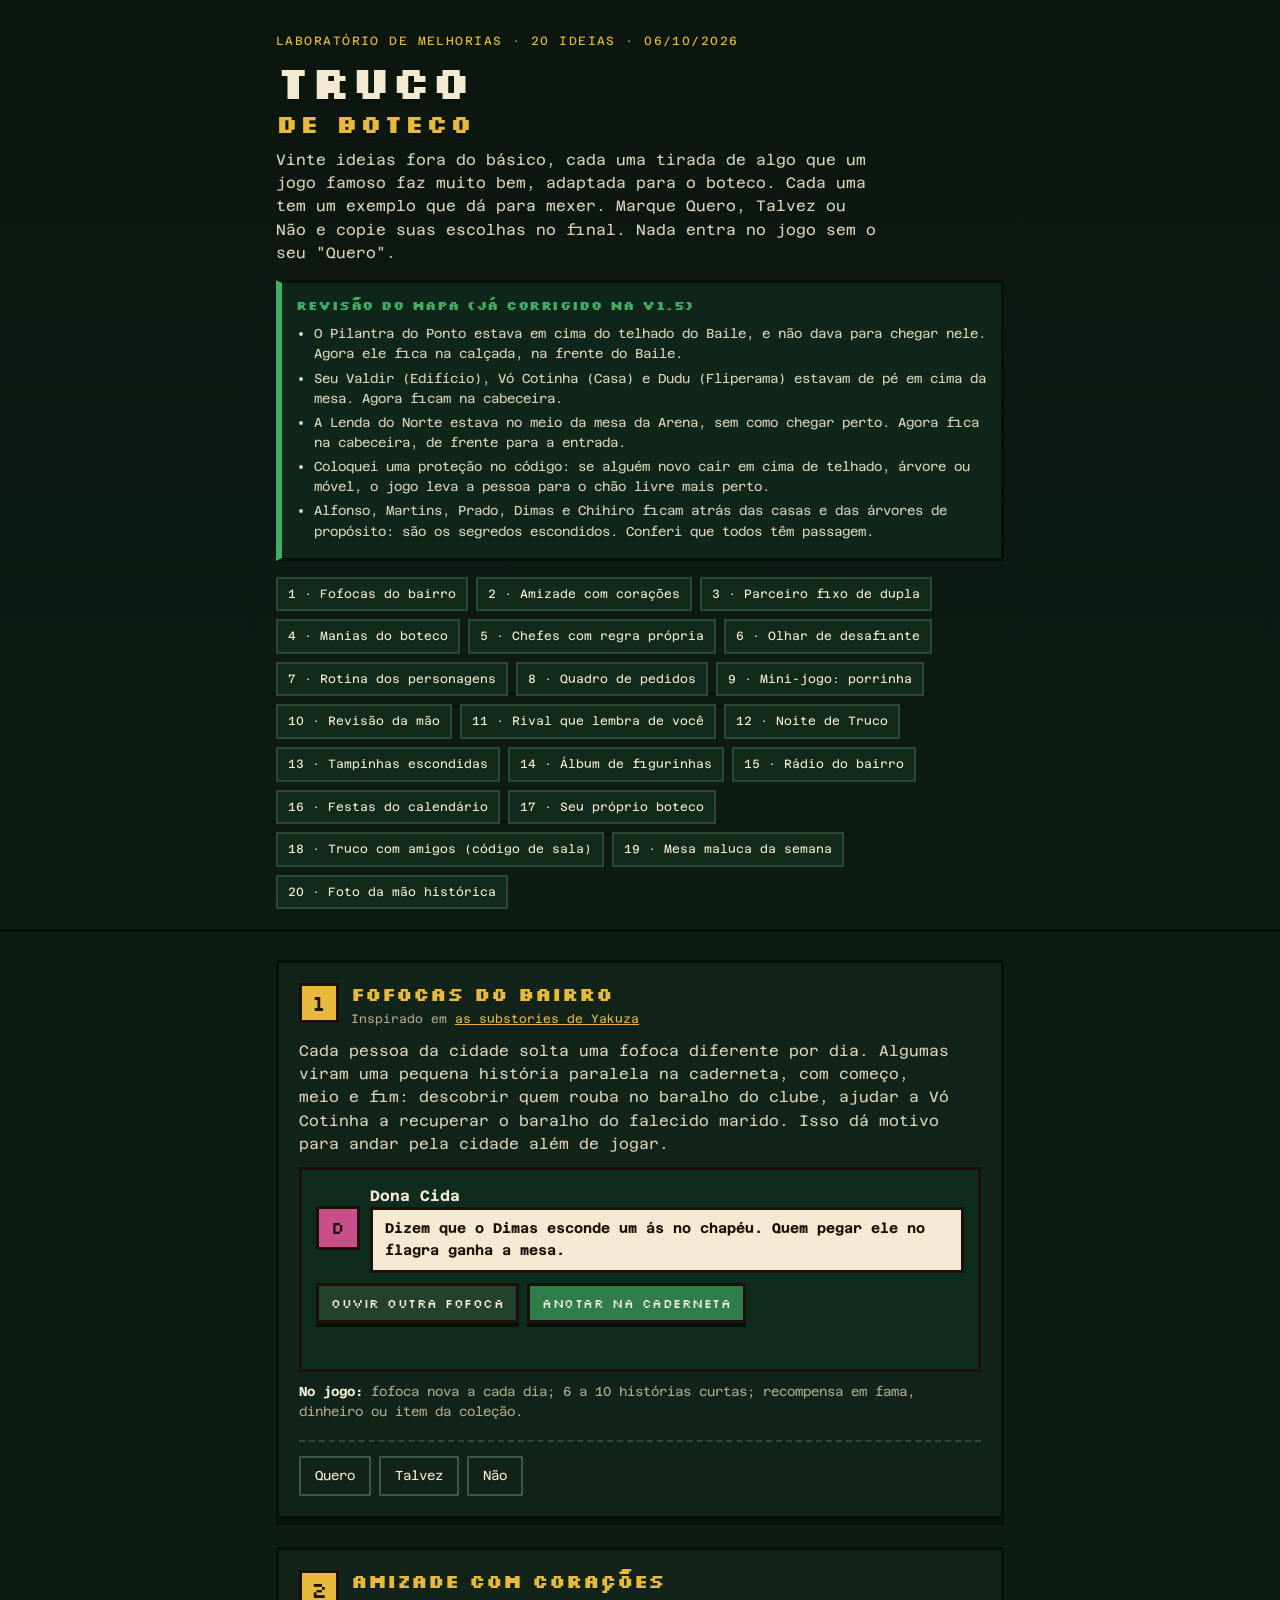
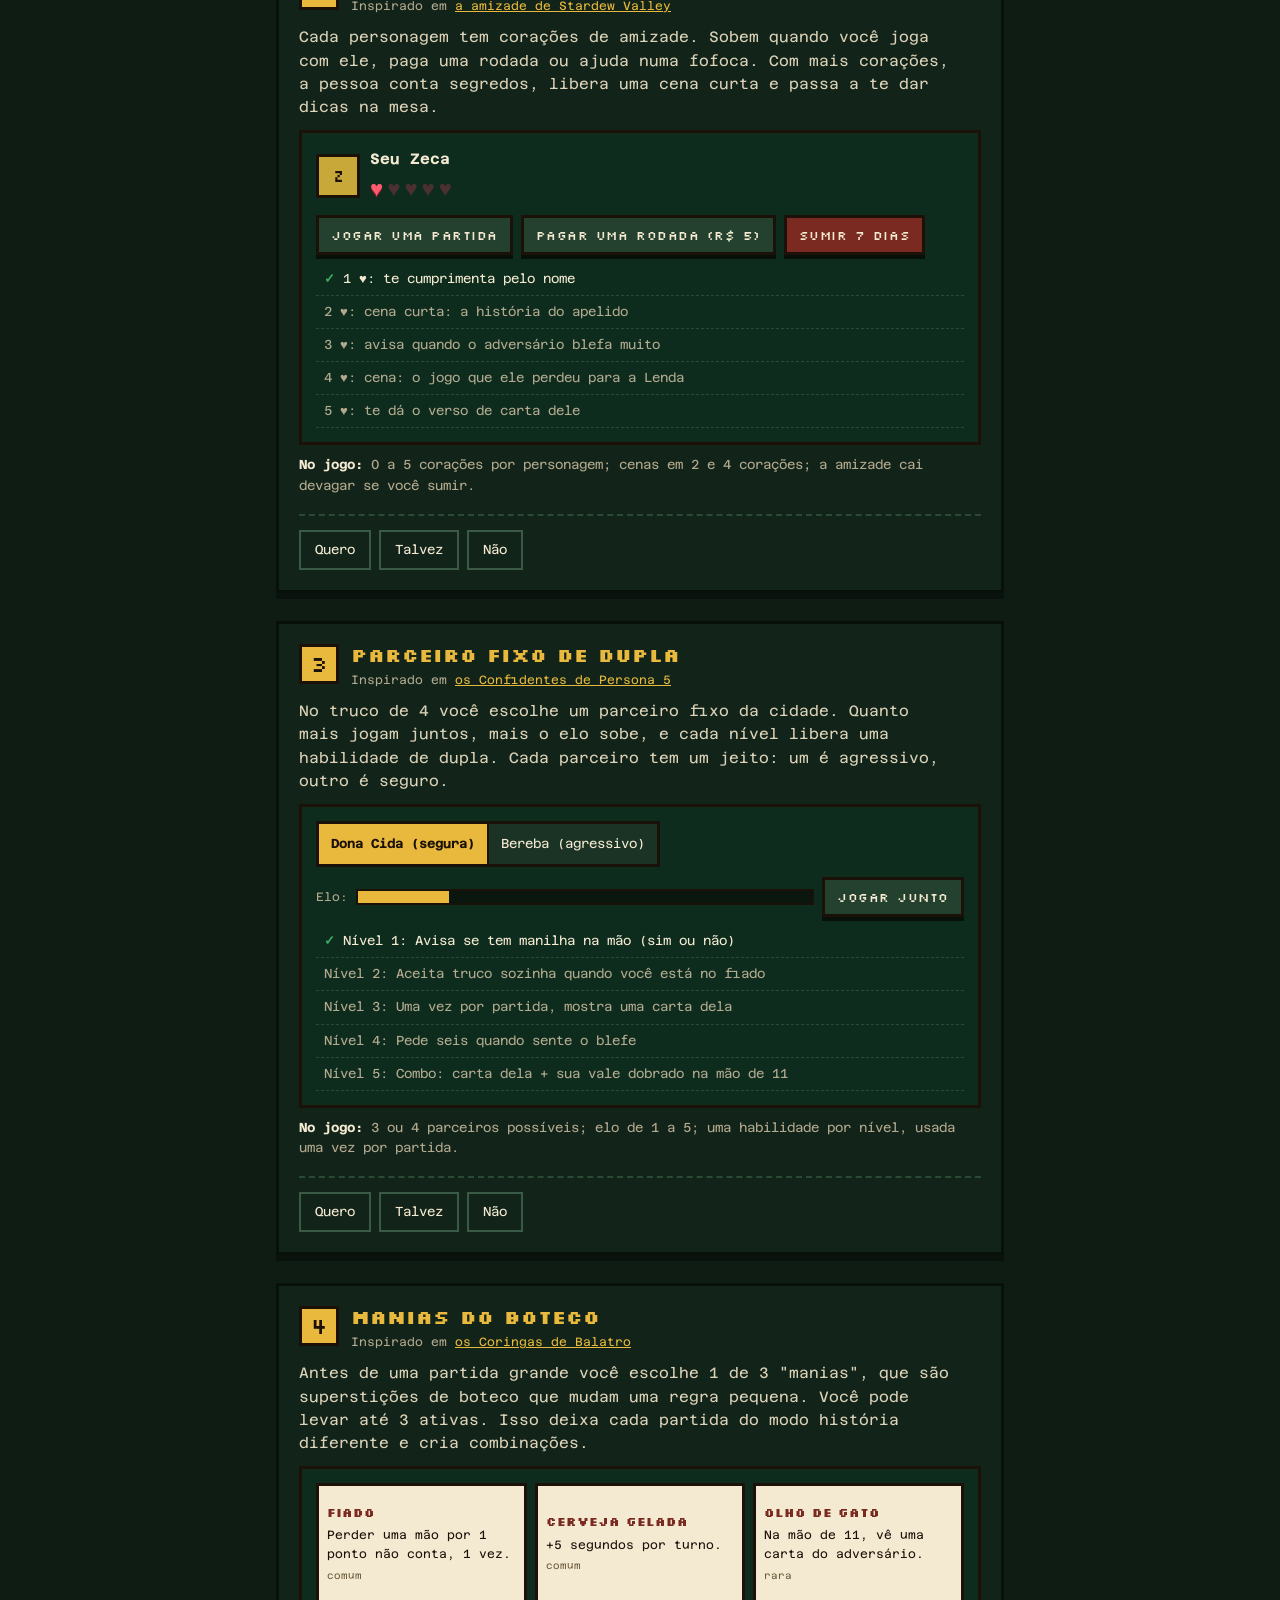
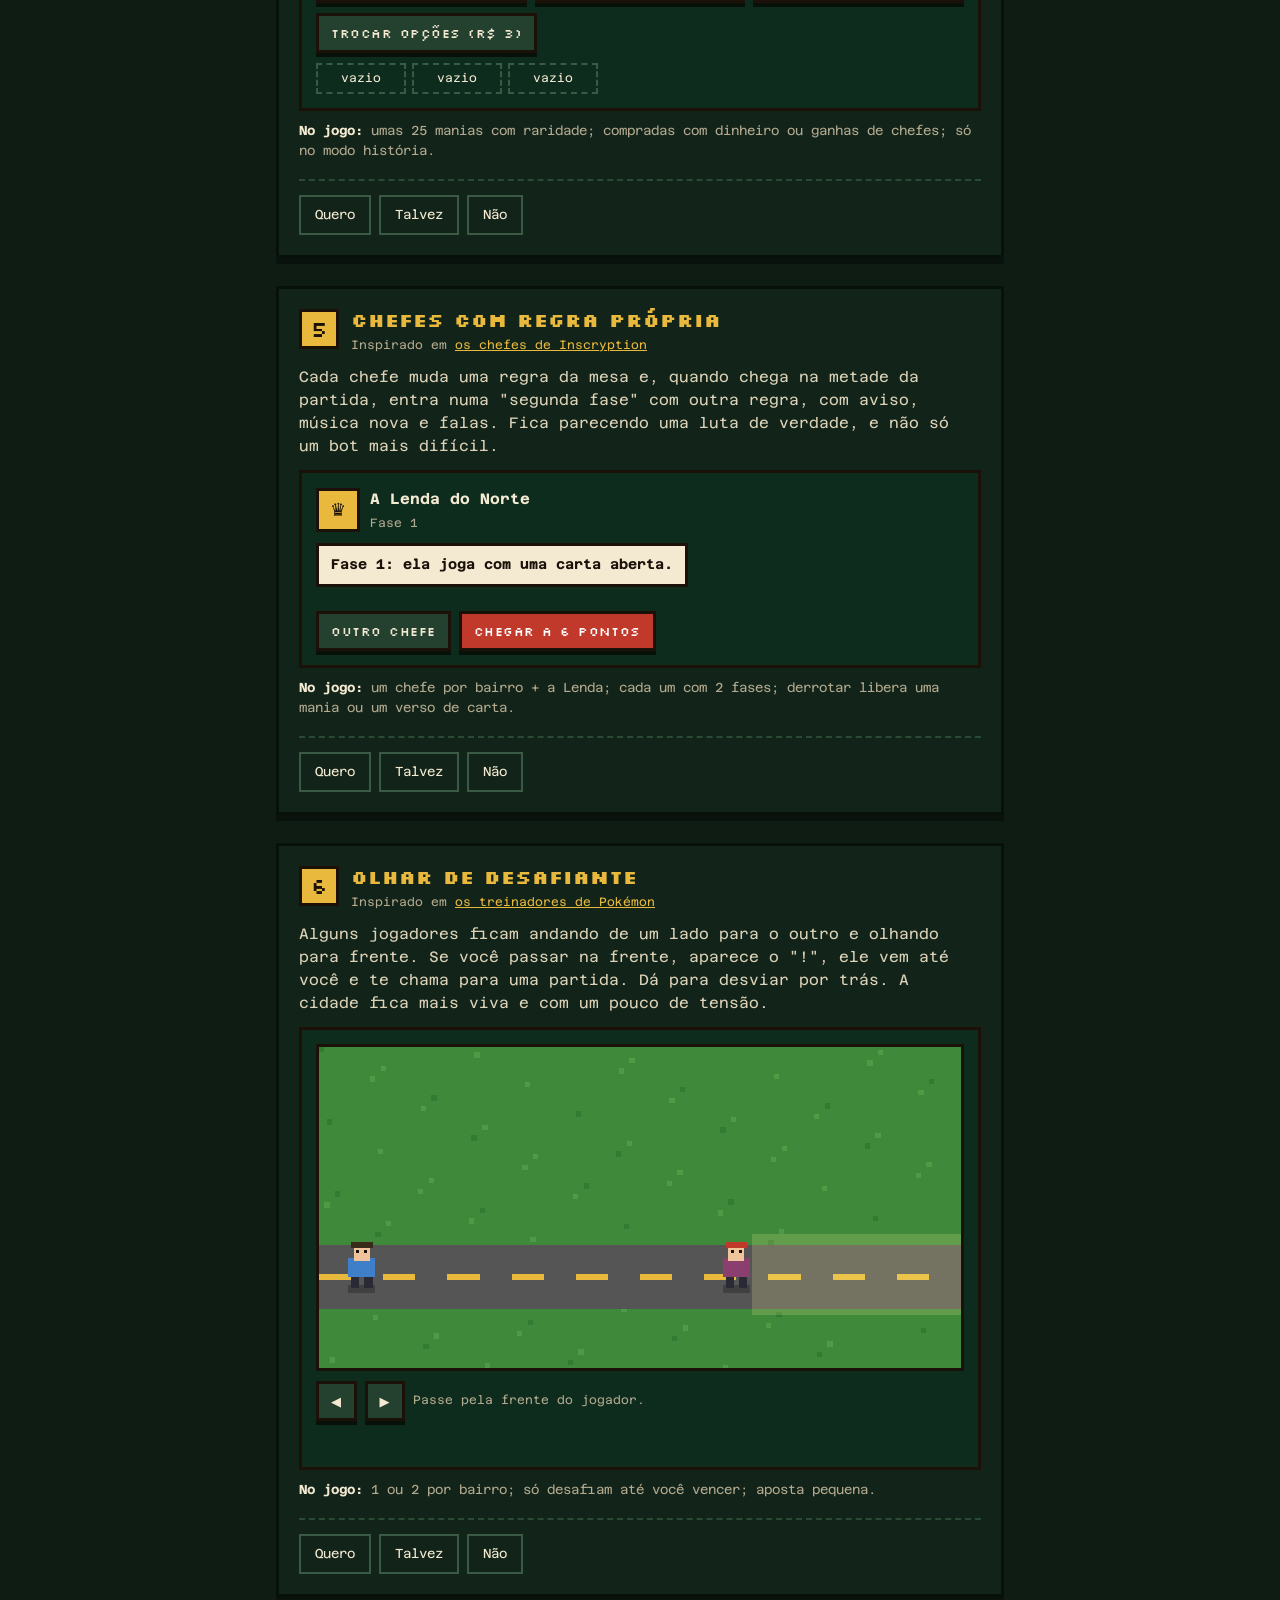
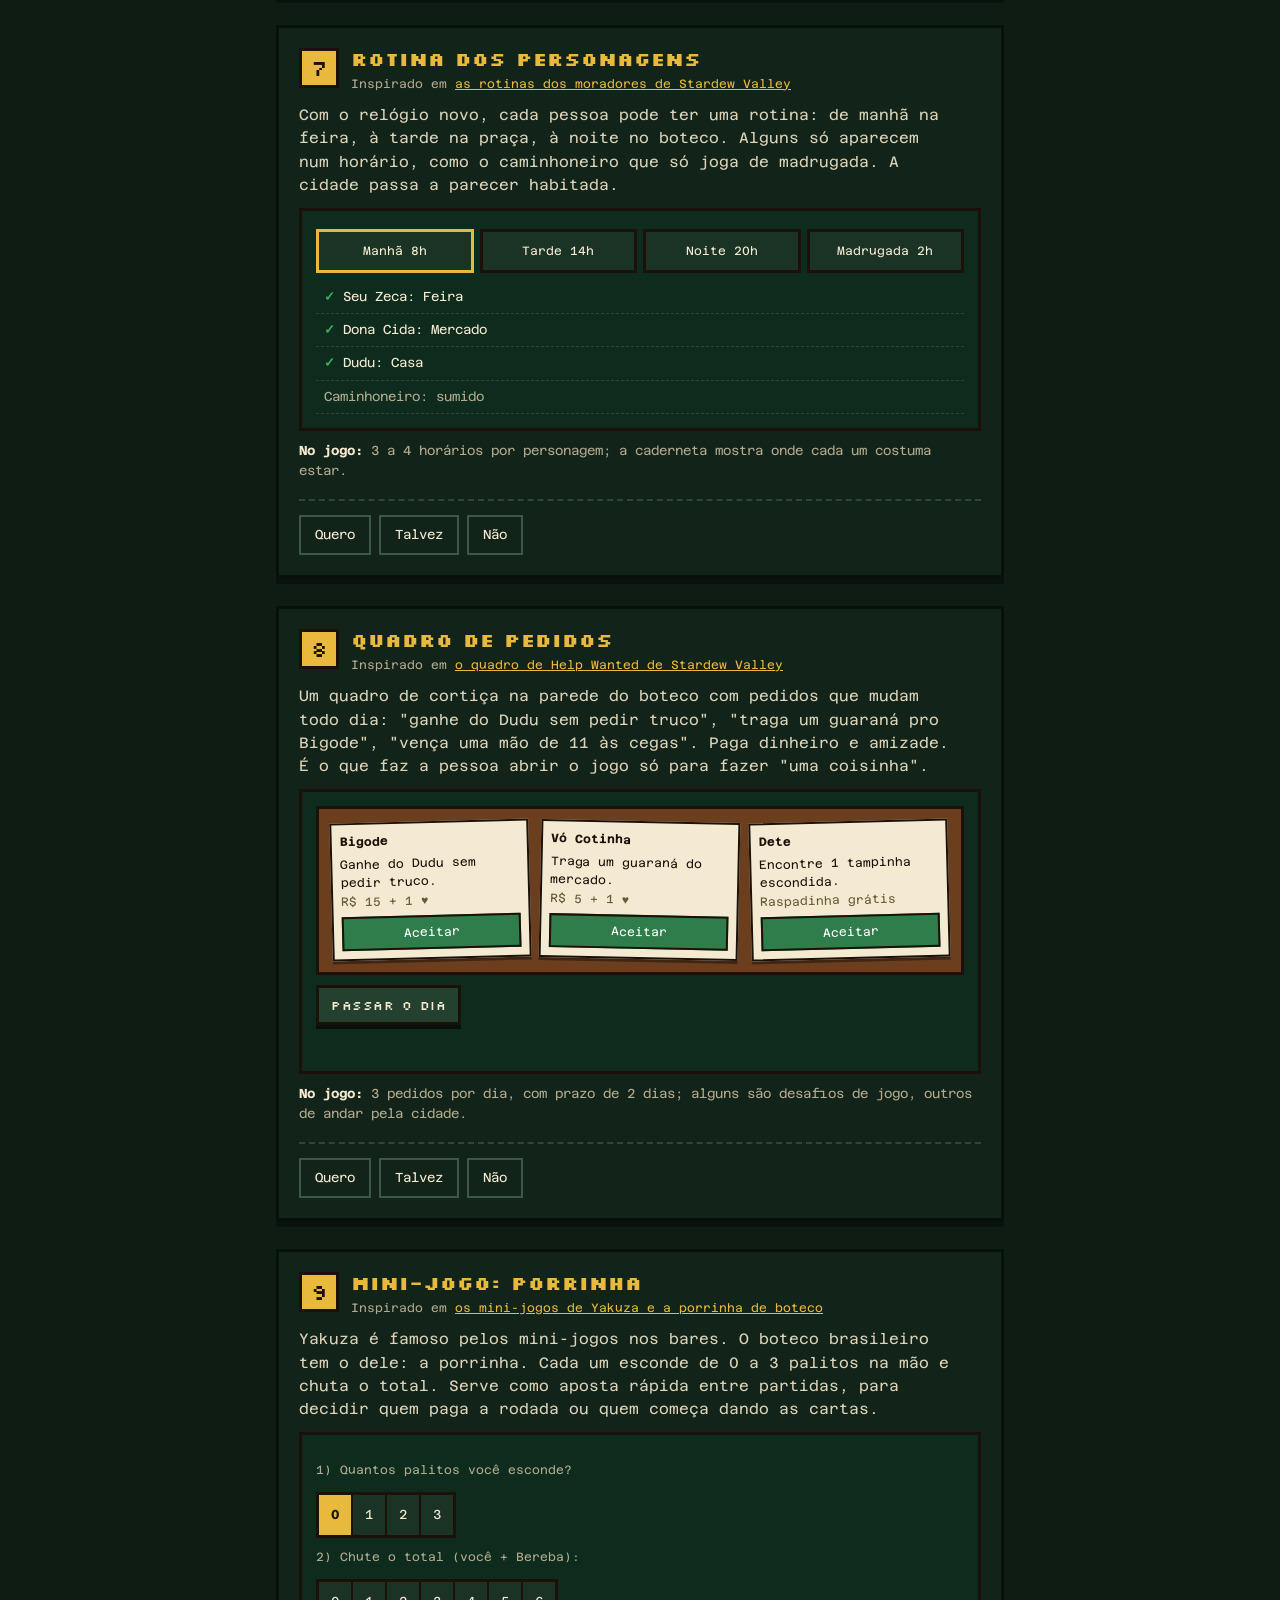
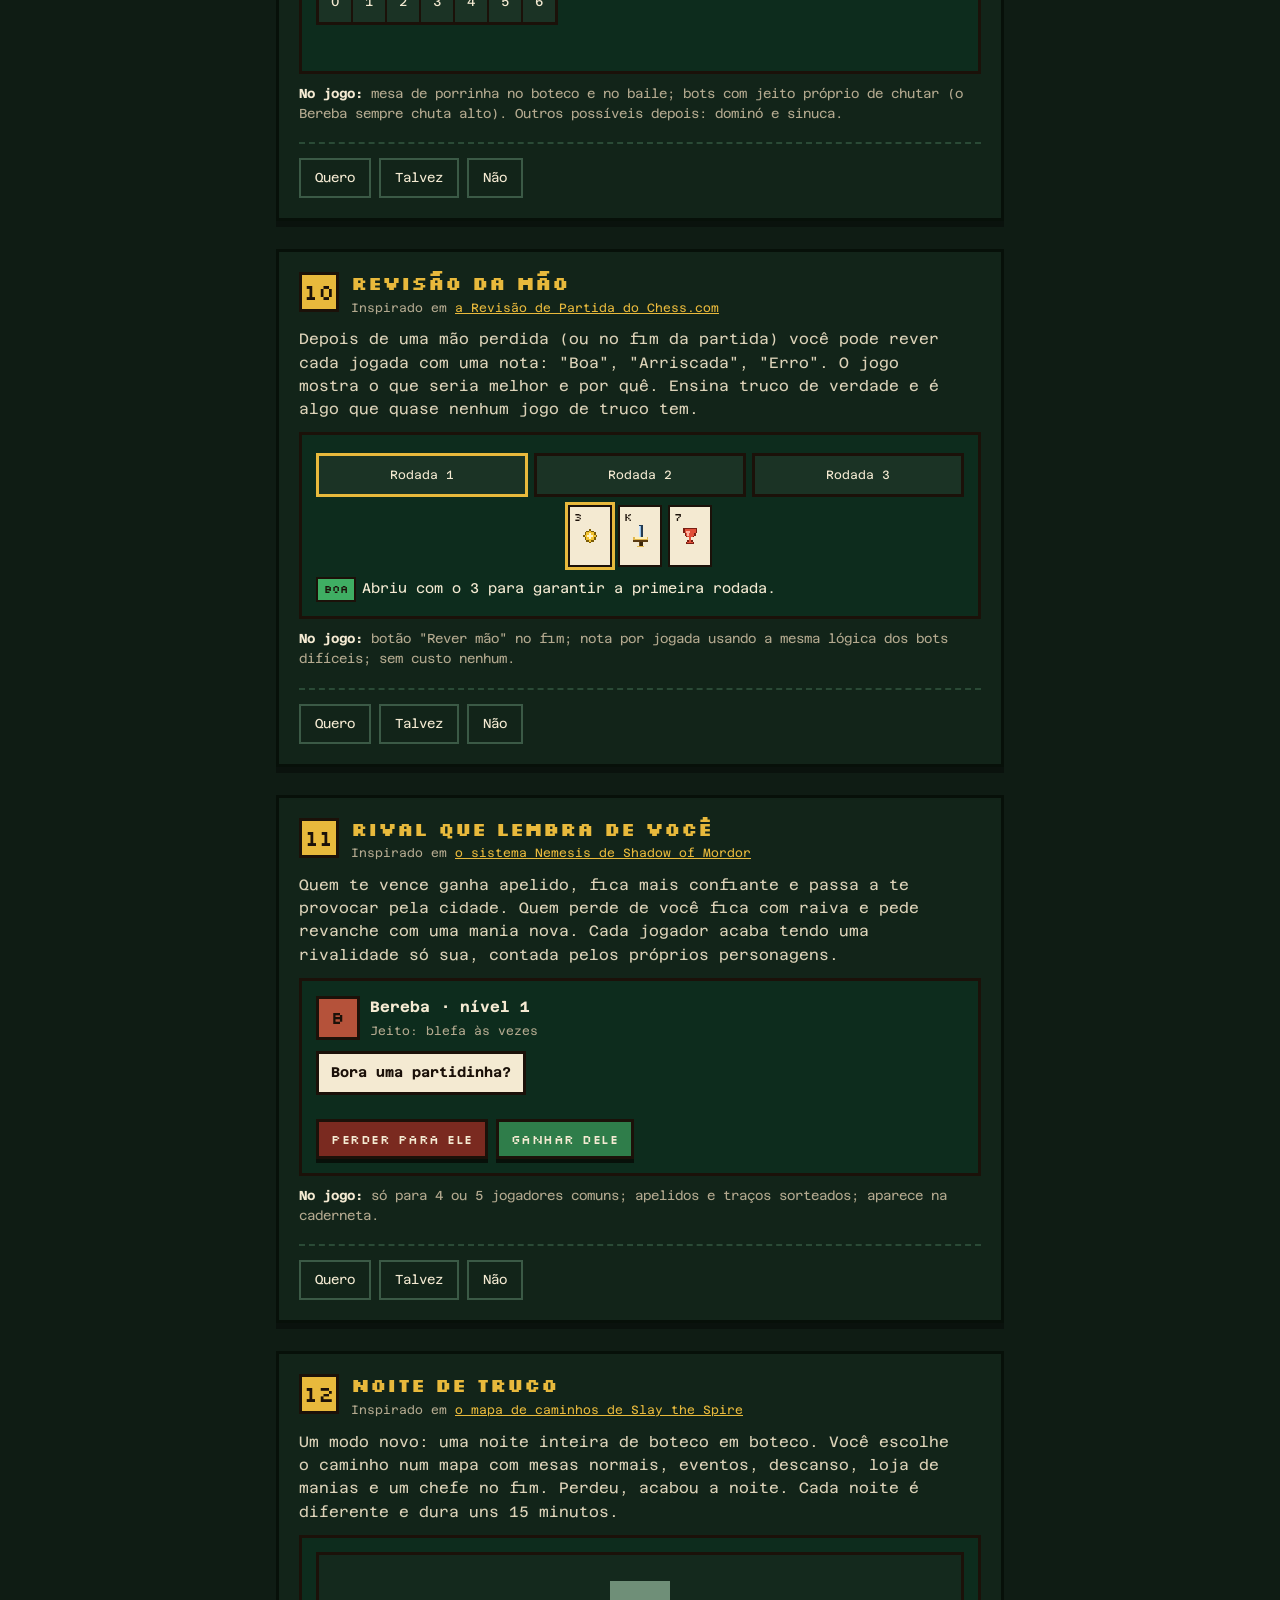
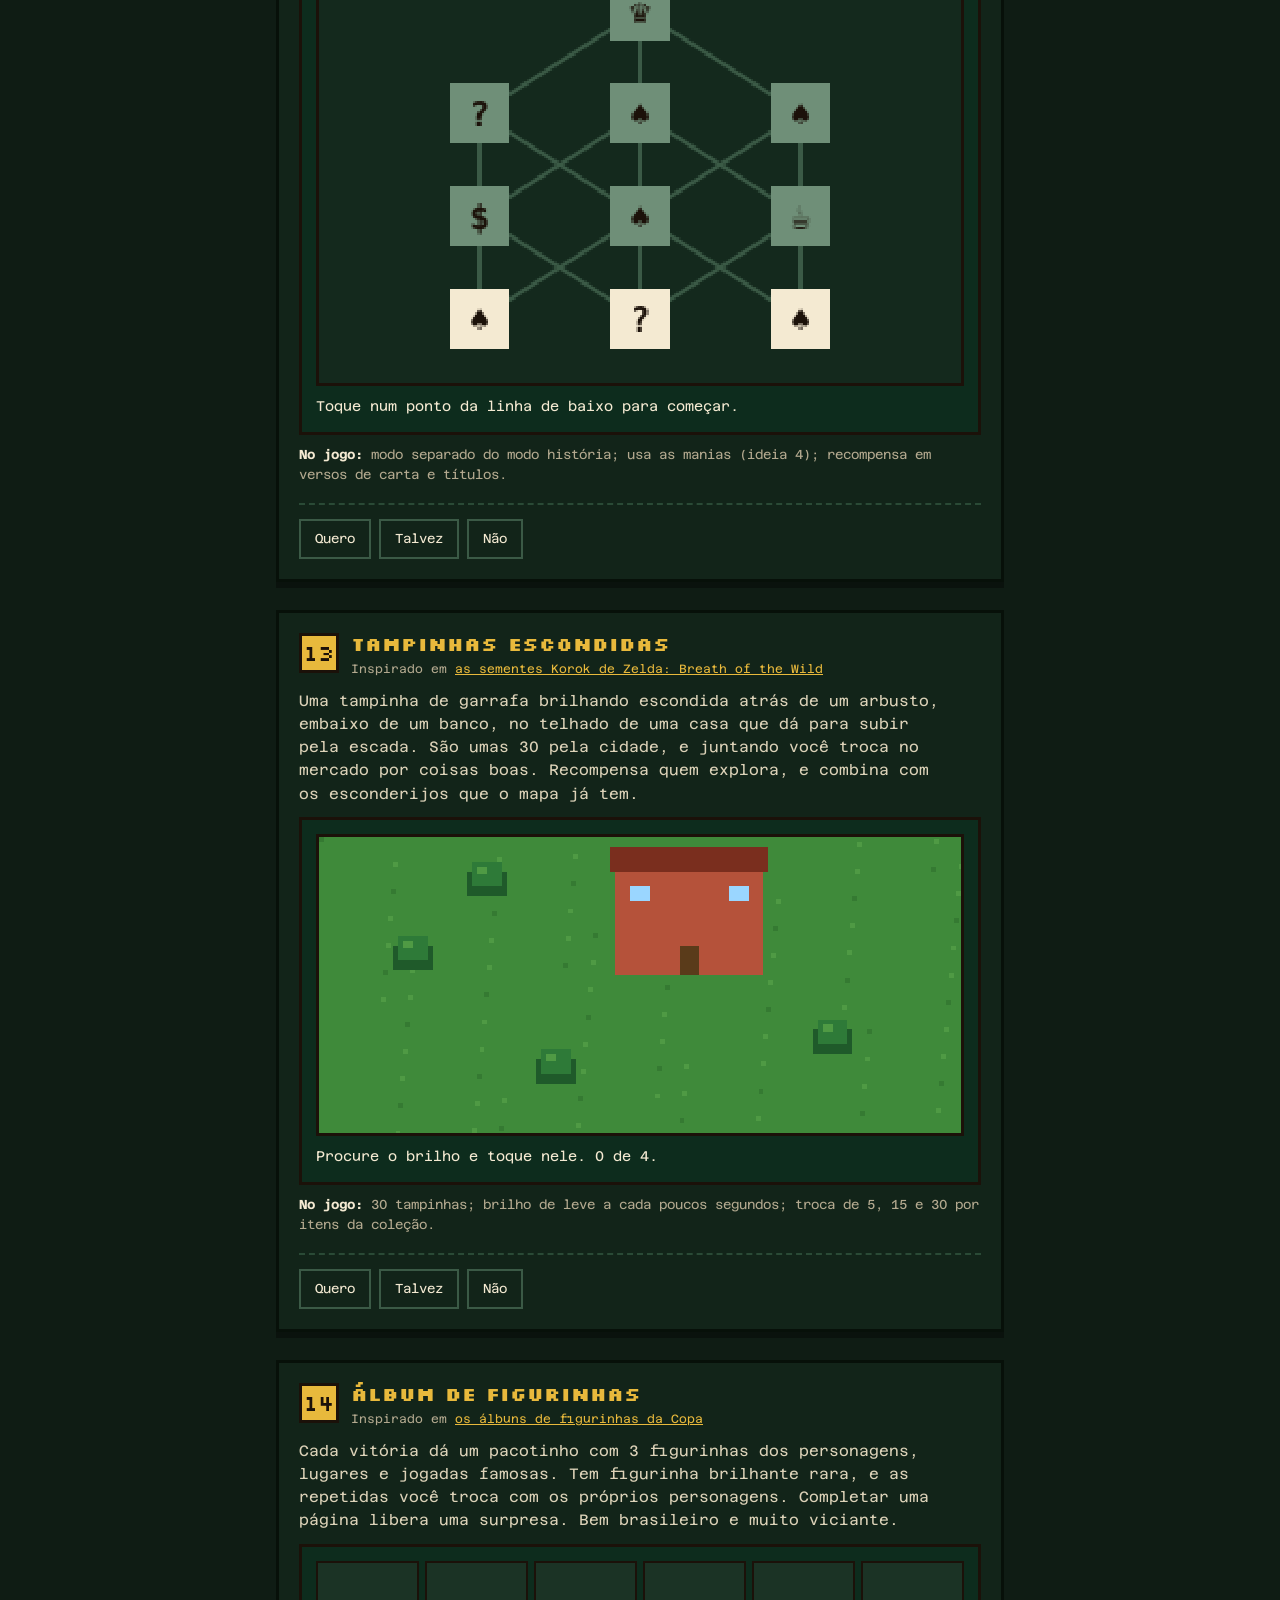
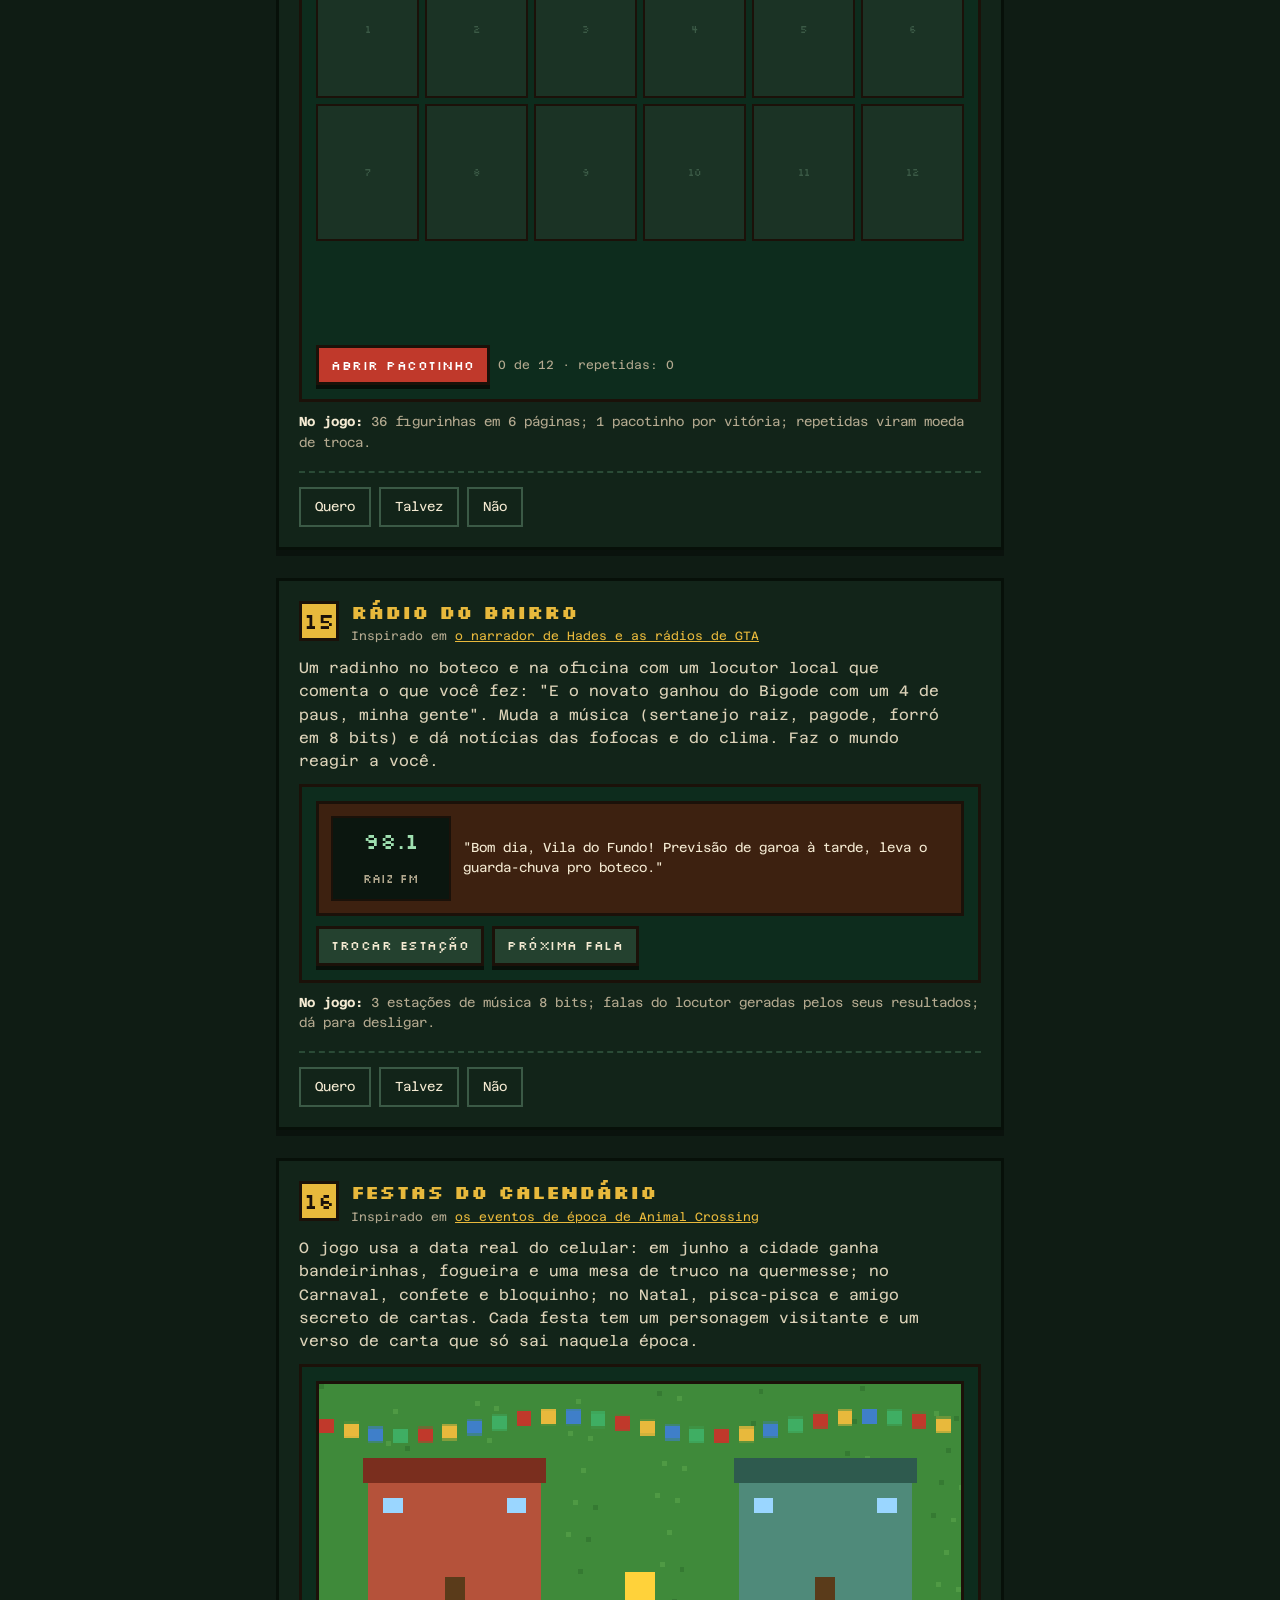
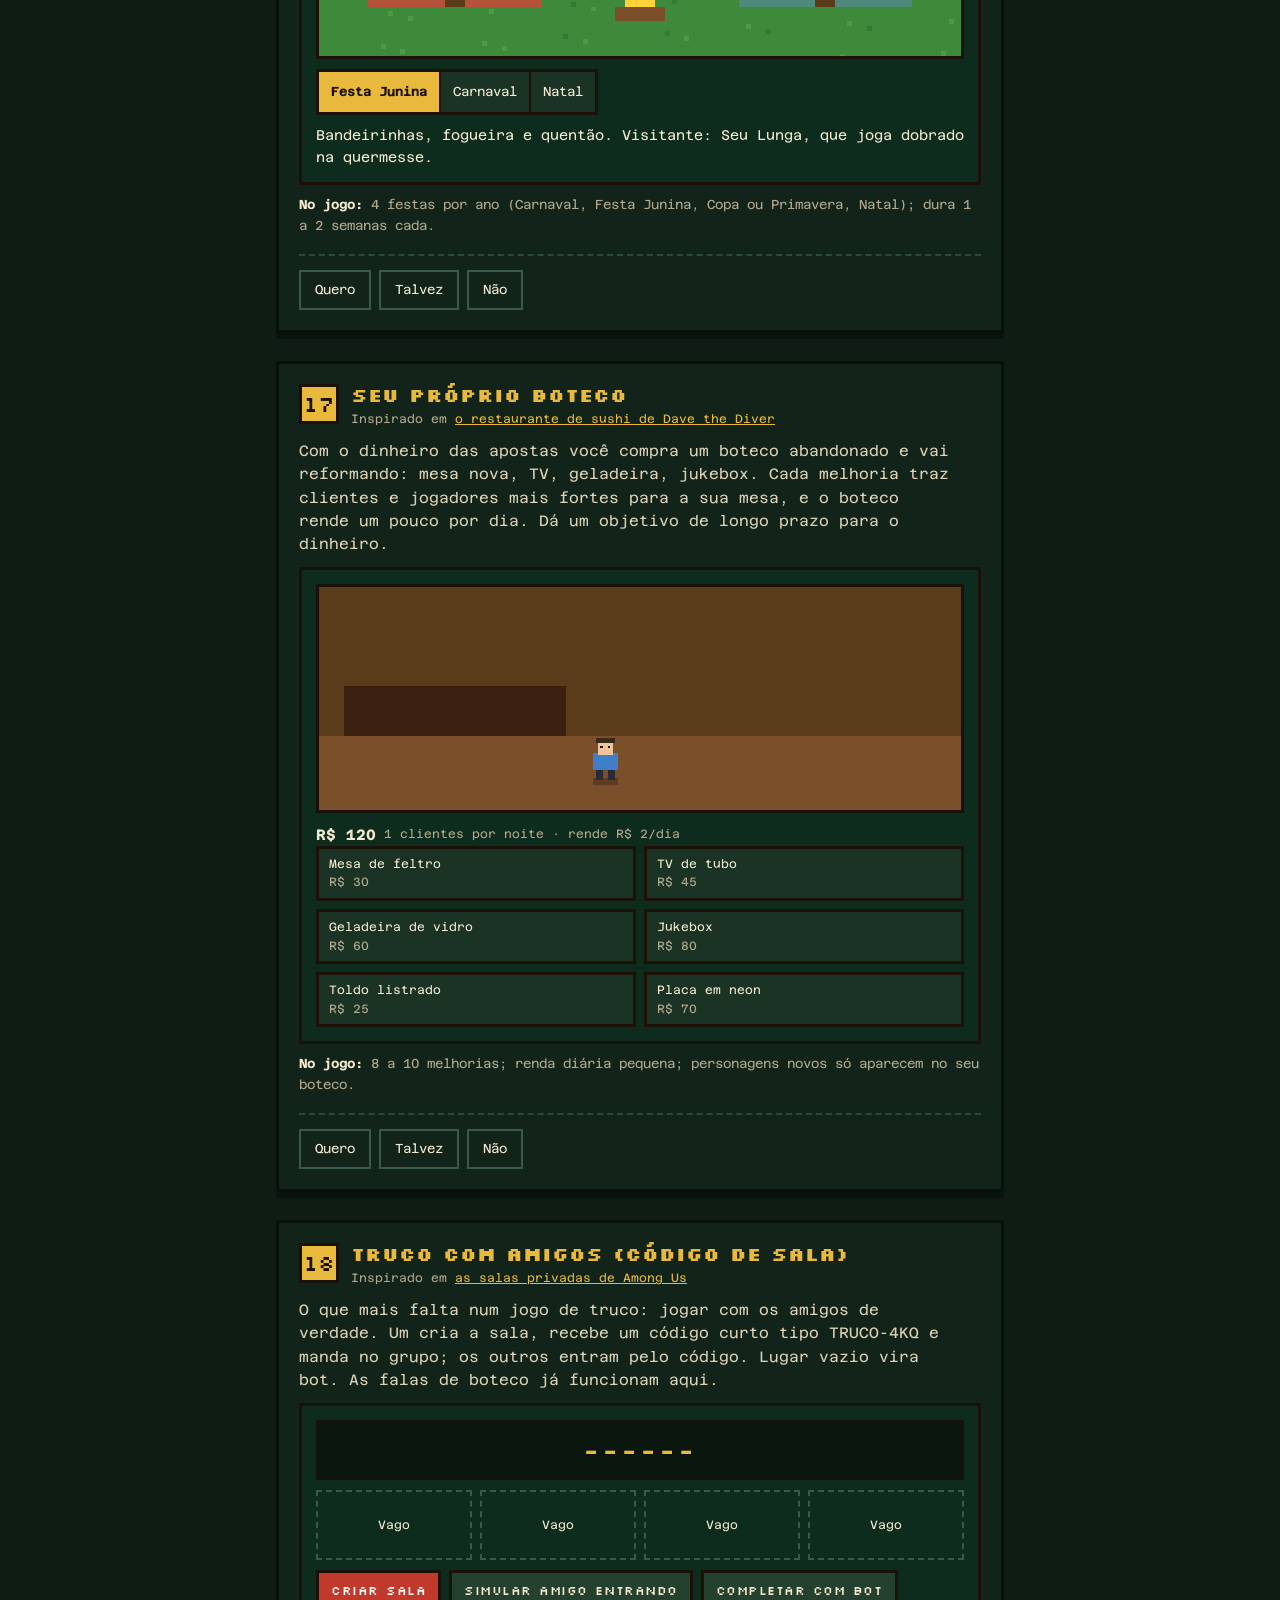
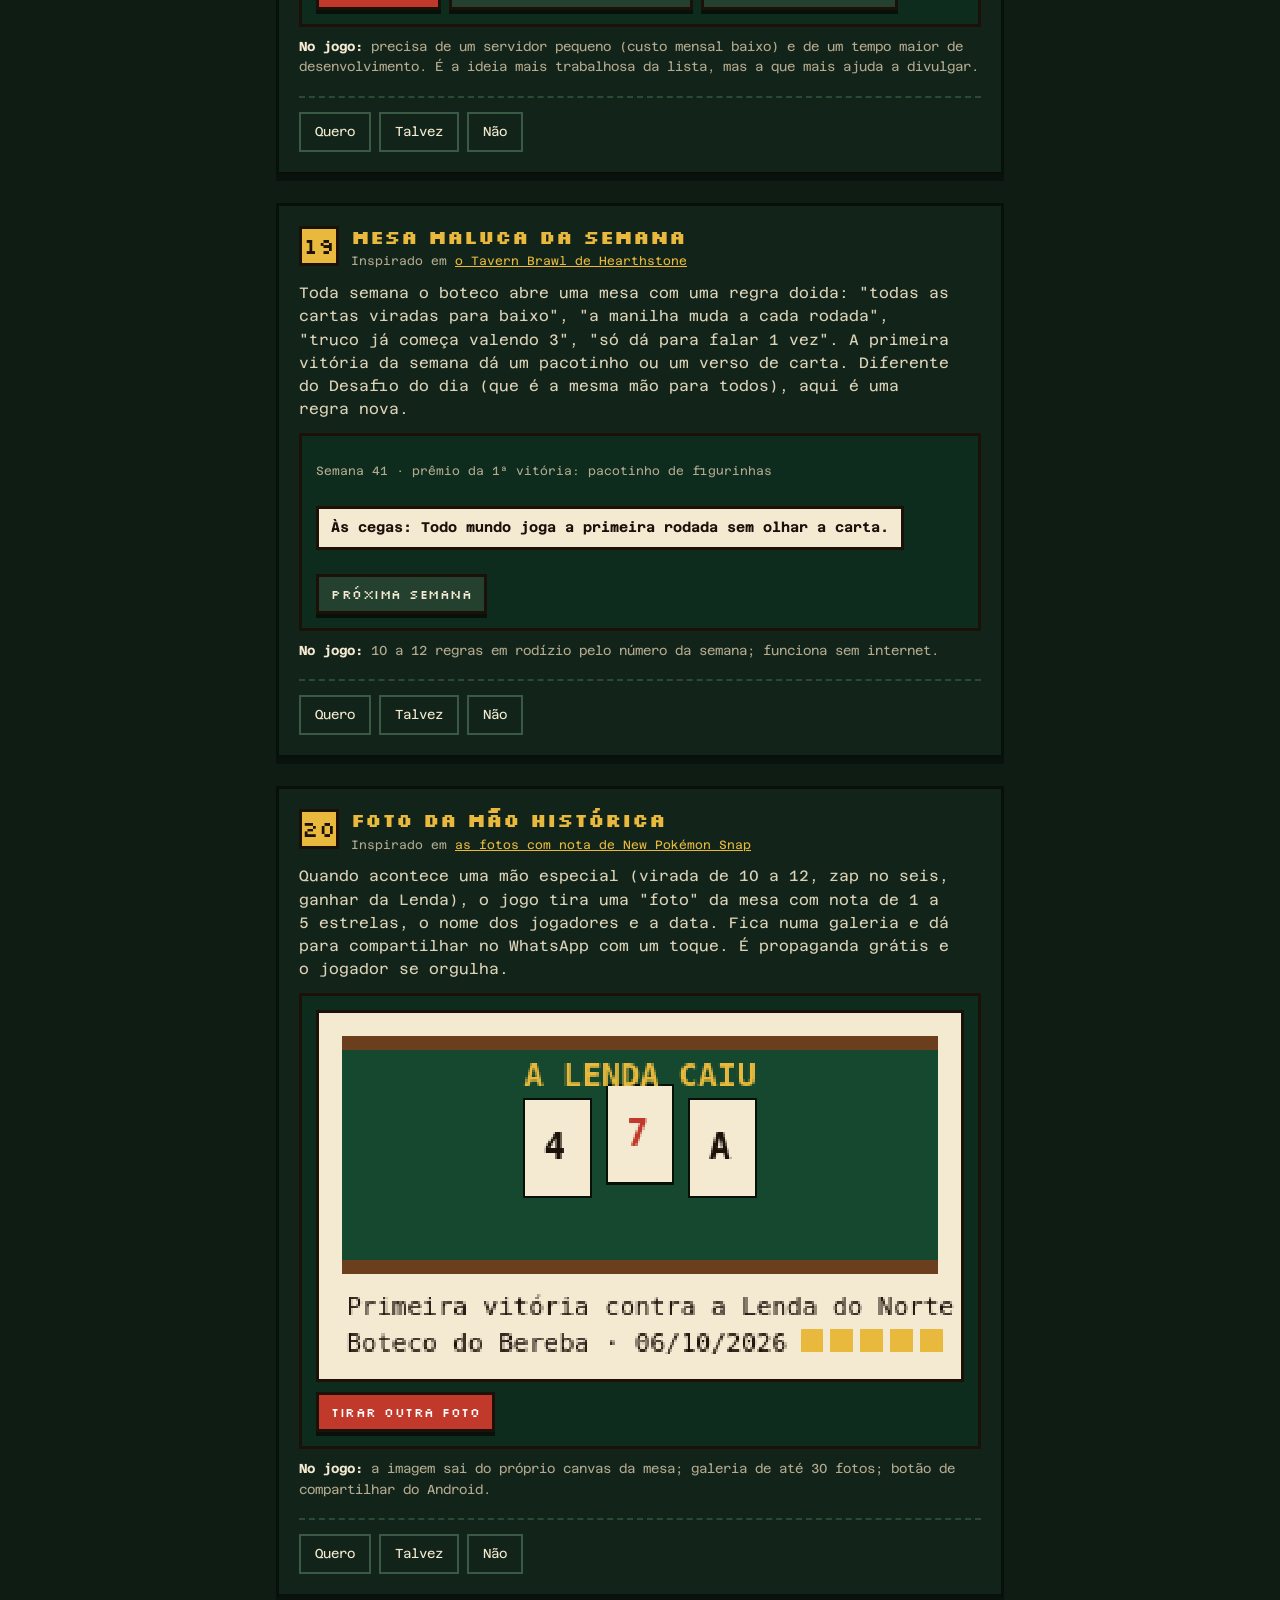
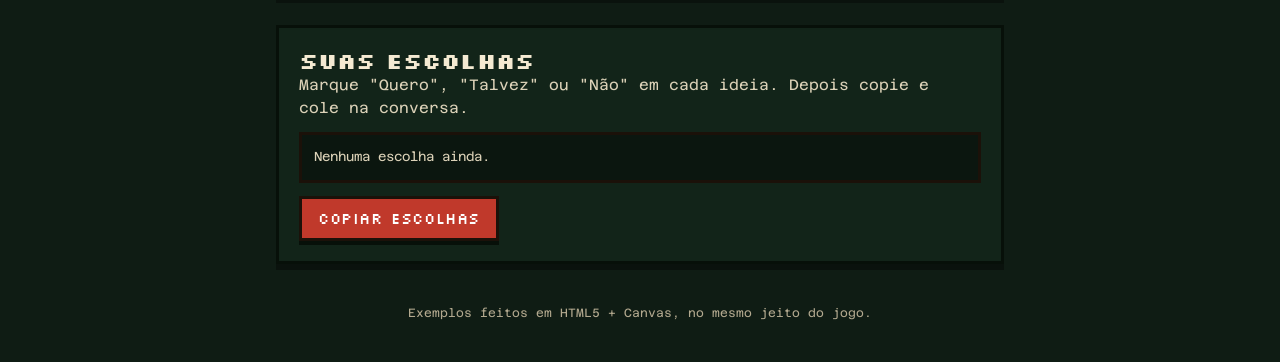
<file: Laboratório Truco de Boteco — 20 ideias/index.html>
<!doctype html>
<html lang="pt-BR">
<head>
<meta charset="utf-8">
<meta name="viewport" content="width=device-width, initial-scale=1, viewport-fit=cover">
<meta name="theme-color" content="#0f1c14">
<title>Laboratório Truco de Boteco — 20 ideias</title>
<link rel="stylesheet" href="fonts.css">
<link rel="stylesheet" href="lab.css">
<link rel="stylesheet" href="lab3.css">
</head>
<body>
<header class="top">
  <div class="wrap">
    <p class="kicker">Laboratório de melhorias · 20 ideias · 06/10/2026</p>
    <h1>TRUCO <span>DE BOTECO</span></h1>
    <p class="lead">Vinte ideias fora do básico, cada uma tirada de algo que um jogo famoso faz muito bem, adaptada para o boteco. Cada uma tem um exemplo que dá para mexer. Marque Quero, Talvez ou Não e copie suas escolhas no final. Nada entra no jogo sem o seu "Quero".</p>
    <div class="fixbox">
      <b>Revisão do mapa (já corrigido na v1.5)</b>
      <ul>
        <li>O Pilantra do Ponto estava em cima do telhado do Baile, e não dava para chegar nele. Agora ele fica na calçada, na frente do Baile.</li>
        <li>Seu Valdir (Edifício), Vó Cotinha (Casa) e Dudu (Fliperama) estavam de pé em cima da mesa. Agora ficam na cabeceira.</li>
        <li>A Lenda do Norte estava no meio da mesa da Arena, sem como chegar perto. Agora fica na cabeceira, de frente para a entrada.</li>
        <li>Coloquei uma proteção no código: se alguém novo cair em cima de telhado, árvore ou móvel, o jogo leva a pessoa para o chão livre mais perto.</li>
        <li>Alfonso, Martins, Prado, Dimas e Chihiro ficam atrás das casas e das árvores de propósito: são os segredos escondidos. Conferi que todos têm passagem.</li>
      </ul>
    </div>
    <nav class="toc" id="toc"></nav>
  </div>
</header>

<main class="wrap" id="ideas"></main>

<section class="wrap">
  <div class="pick">
    <h2>Suas escolhas</h2>
    <p class="why">Marque "Quero", "Talvez" ou "Não" em cada ideia. Depois copie e cole na conversa.</p>
    <pre id="summary">Nenhuma escolha ainda.</pre>
    <button class="btn btn--truco" id="copy">Copiar escolhas</button>
  </div>
  <footer class="foot">Exemplos feitos em HTML5 + Canvas, no mesmo jeito do jogo.</footer>
</section>

<script src="suits.js"></script>
<script src="lab3.js"></script>
<script data-pplx-inline-edit>
(function () {
  if (window === window.top) return;

  const allowedParentOrigins = ["https://www.perplexity.ai","https://perplexity.ai","https://testing.perplexity.ai","https://staging.perplexity.ai","https://*.preview.i.perplexity.ai","http://perplexity.localhost","http://localhost:1420","http://127.0.0.1:1420","http://localhost:3000","http://127.0.0.1:3000","http://localhost:5173","http://127.0.0.1:5173"];
  const MAX_FONT_BYTES = 500 * 1024;
  const MAX_TOTAL_FONT_BYTES = 2 * 1024 * 1024;
  const DEFAULT_LINE_HEIGHT = 16;
  let scrollForwarding = false;
  let scrollRaf = 0;
  let trustedTopOrigin = null;

  // Allow entries like "https://*.preview.i.perplexity.ai" — the wildcard
  // matches a single DNS label (no dots), so "https://*.foo" cannot stretch
  // across multiple labels.
  function matchesAllowedOrigin(origin) {
    if (!origin) return false;
    for (const entry of allowedParentOrigins) {
      if (!entry.includes("*")) {
        if (entry === origin) return true;
        continue;
      }
      const pattern = new RegExp(
        "^" +
          entry.replace(/[.+?^${}()|[\]\\]/g, "\\$&").replace(/\*/g, "[^.]+") +
          "$",
      );
      if (pattern.test(origin)) return true;
    }
    return false;
  }

  // Trust decision: when the sender is same-origin-visible (event.origin is a
  // real origin like https://www.perplexity.ai) we trust event.origin directly.
  // When event.origin is "null" (opaque broker srcdoc), we fall back to the
  // broker's stamped `parentOrigin` to identify the top window. The fallback
  // is claim-only — we rely on the browser's native `targetOrigin` enforcement
  // on the response path (see postToTrustedTop) to ensure replies can't be
  // delivered to anyone but the actual top window of that claimed origin.
  function getTrustedParentOrigin(event) {
    const forwardedParentOrigin =
      typeof event.data.parentOrigin === "string" ? event.data.parentOrigin : null;
    const parentOrigin = event.origin === "null" ? forwardedParentOrigin : event.origin;
    return matchesAllowedOrigin(parentOrigin) ? parentOrigin : null;
  }

  // All responses go to window.top with targetOrigin = the allowlisted origin.
  // An attacker that iframes us inside their own null-origin broker can claim
  // any parentOrigin they like, but the browser will drop the reply whenever
  // the real top's origin doesn't match — so the screenshot never leaves.
  function postToTrustedTop(message) {
    if (!trustedTopOrigin) return;
    try {
      window.top.postMessage(message, trustedTopOrigin);
    } catch (_error) {}
  }

  const PICK_CAPABILITIES = ["pick"];
  const PICK_CHAIN_LENGTH = 4;
  const PICK_MAX_TEXT_CHARS = 120;
  const PICK_MAX_HTML_CHARS = 300;

  function truncate(value, maxChars) {
    return value.length > maxChars ? value.slice(0, maxChars - 1) + "…" : value;
  }

  function isPickableElement(element) {
    return (
      element instanceof Element &&
      element !== document.documentElement &&
      element !== document.body
    );
  }

  function resolvePickTarget(x, y) {
    if (!Number.isFinite(x) || !Number.isFinite(y)) return null;
    const element = document.elementFromPoint(x, y);
    return isPickableElement(element) ? element.closest("svg") || element : null;
  }

  function pickLabel(element) {
    if (element.id) return element.localName + "#" + element.id;
    return [element.localName].concat(Array.from(element.classList).slice(0, 2)).join(".");
  }

  // Only attributes that help find the element in source. data-* values and URL
  // query strings or fragments can carry tokens.
  const PICK_ATTRIBUTES = new Set([
    "id",
    "class",
    "name",
    "type",
    "role",
    "alt",
    "aria-label",
    "href",
    "src",
  ]);

  function pickAttributeValue(attribute) {
    return attribute.name === "href" || attribute.name === "src"
      ? attribute.value.split(/[?#]/)[0]
      : attribute.value;
  }

  function describePickElement(element) {
    const chain = [];
    for (
      let current = element;
      isPickableElement(current) && chain.length < PICK_CHAIN_LENGTH;
      current = current.parentElement
    ) {
      chain.unshift(current);
    }
    const attributes = Array.from(element.attributes)
      .filter((attribute) => PICK_ATTRIBUTES.has(attribute.name))
      .map((attribute) => ` ${attribute.name}="${pickAttributeValue(attribute).replace(/"/g, "&quot;")}"`)
      .join("");
    const text = (element.innerText || element.textContent || "").replace(/\s+/g, " ").trim();
    return {
      chain: chain.map(pickLabel),
      html: truncate(`<${element.localName}${attributes}>`, PICK_MAX_HTML_CHARS),
      text: text ? truncate(text, PICK_MAX_TEXT_CHARS) : undefined,
    };
  }

  // Hover asks once per frame, and innerText on a large section forces layout,
  // so only the rect is re-read while the pointer stays on the same element.
  // Clicks ask for fresh details since the page may have changed the element.
  let lastPick = null;

  function describePickTarget(element, fresh) {
    if (fresh || lastPick?.element !== element) {
      lastPick = { element, details: describePickElement(element) };
    }
    const rect = element.getBoundingClientRect();
    return {
      rect: { x: rect.left, y: rect.top, width: rect.width, height: rect.height },
      ...lastPick.details,
    };
  }

  function inlineAll(original, clone) {
    if (original.nodeType !== 1 || clone.nodeType !== 1) return;

    try {
      const computedStyle = getComputedStyle(original);
      // cssText on a computed style is the serialized declaration in modern
      // Chromium/Safari — a single read beats enumerating ~400 longhand
      // properties. Firefox returns "" here, so we fall back on empty.
      const serialized = computedStyle.cssText;
      if (serialized) {
        clone.style.cssText = serialized;
      } else {
        const parts = new Array(computedStyle.length);
        for (let index = 0; index < computedStyle.length; index += 1) {
          const property = computedStyle[index];
          parts[index] = `${property}:${computedStyle.getPropertyValue(property)};`;
        }
        clone.style.cssText = parts.join("");
      }
    } catch (_error) {}

    const originalChildren = original.children;
    const clonedChildren = clone.children;
    for (
      let index = 0;
      index < originalChildren.length && index < clonedChildren.length;
      index += 1
    ) {
      inlineAll(originalChildren[index], clonedChildren[index]);
    }
  }

  function extractFontUrl(srcValue) {
    const matches = [
      ...srcValue.matchAll(
        /url\(["']?([^"')]+)["']?\)(?:\s*format\(["']?([^"')]+)["']?\))?/gi,
      ),
    ];
    if (matches.length === 0) return null;
    const woff2 = matches.find((m) => m[2] && m[2].toLowerCase().includes("woff2"));
    if (woff2) return woff2[1];
    const woff = matches.find((m) => m[2] && m[2].toLowerCase().includes("woff"));
    if (woff) return woff[1];
    return matches[0][1];
  }

  // Cache resolved font URL -> data URI across captures. Fonts on a page
  // essentially never change, and a batch run emits multiple captures back to
  // back — without this we'd refetch + re-base64 every time.
  const fontDataUriCache = new Map();
  const SRC_DECLARATION_RE = /src\s*:\s*[^;}]+/i;

  async function fetchAsDataUri(url) {
    if (fontDataUriCache.has(url)) return fontDataUriCache.get(url);
    let dataUri = null;
    try {
      const response = await fetch(url, { mode: "cors", credentials: "omit" });
      if (response.ok) {
        const blob = await response.blob();
        if (blob.size <= MAX_FONT_BYTES) {
          dataUri = await new Promise((resolve) => {
            const reader = new FileReader();
            reader.onloadend = () =>
              resolve(typeof reader.result === "string" ? reader.result : null);
            reader.onerror = () => resolve(null);
            reader.readAsDataURL(blob);
          });
        }
      }
    } catch (_error) {
      dataUri = null;
    }
    fontDataUriCache.set(url, dataUri);
    return dataUri;
  }

  function collectFontFaceRuleTexts() {
    const rules = [];
    for (const sheet of document.styleSheets) {
      let cssRules;
      try {
        cssRules = sheet.cssRules;
      } catch (_error) {
        continue;
      }
      if (!cssRules) continue;
      for (const rule of cssRules) {
        const cssText = rule.cssText || "";
        if (cssText.startsWith("@font-face")) rules.push(cssText);
      }
    }
    return rules;
  }

  async function buildInlinedFontCss() {
    const ruleTexts = collectFontFaceRuleTexts();
    if (ruleTexts.length === 0) return null;

    const resolved = ruleTexts.map((cssText) => {
      if (!SRC_DECLARATION_RE.test(cssText)) return null;
      const srcMatch = cssText.match(/src\s*:\s*([^;}]+)[;}]/i);
      if (!srcMatch) return null;
      const url = extractFontUrl(srcMatch[1]);
      if (!url) return null;
      try {
        return { cssText, url: new URL(url, document.baseURI).href };
      } catch (_error) {
        return null;
      }
    });

    const dataUris = await Promise.all(
      resolved.map((entry) => (entry ? fetchAsDataUri(entry.url) : Promise.resolve(null))),
    );

    const inlined = [];
    let totalBytes = 0;
    for (let index = 0; index < resolved.length; index += 1) {
      const entry = resolved[index];
      const dataUri = dataUris[index];
      if (!entry || !dataUri) continue;
      const approxBytes = dataUri.length * 0.75;
      if (totalBytes + approxBytes > MAX_TOTAL_FONT_BYTES) break;
      totalBytes += approxBytes;
      inlined.push(entry.cssText.replace(SRC_DECLARATION_RE, `src: url("${dataUri}")`));
    }
    return inlined.length > 0 ? inlined.join("\n") : null;
  }

  function stripExternal(clone) {
    const images = clone.querySelectorAll("img");
    for (let index = 0; index < images.length; index += 1) {
      const src = images[index].getAttribute("src");
      if (src && !src.startsWith("data:")) images[index].removeAttribute("src");
    }

    const elements = clone.querySelectorAll("*");
    for (let index = 0; index < elements.length; index += 1) {
      const style = elements[index].style.cssText;
      if (style && style.includes("url(")) {
        elements[index].style.cssText = style.replace(
          /url\(["']?(?!data:)[^)"']*["']?\)/gi,
          "none",
        );
      }
    }
  }

  function emitScroll() {
    scrollRaf = 0;
    if (!scrollForwarding) return;
    postToTrustedTop({
      type: "INLINE_EDIT_SCROLL",
      scrollX: window.scrollX,
      scrollY: window.scrollY,
      capabilities: PICK_CAPABILITIES,
    });
  }

  window.addEventListener(
    "scroll",
    function () {
      if (!scrollForwarding || scrollRaf) return;
      scrollRaf = requestAnimationFrame(emitScroll);
    },
    { passive: true, capture: true },
  );

  async function handleCaptureRequest(event) {
    const requestId = event.data.requestId;
    const scrollX = window.scrollX;
    const scrollY = window.scrollY;
    const width = window.innerWidth;
    const height = window.innerHeight;

    function postResult(dataUrl) {
      postToTrustedTop({
        type: "INLINE_EDIT_SCREENSHOT_RESULT",
        requestId,
        dataUrl,
        scrollX,
        scrollY,
      });
    }

    try {
      // Wait for any pending web fonts to resolve so both inline metrics and
      // the @font-face inlining below see the same loaded faces.
      if (document.fonts && document.fonts.ready) {
        try {
          await document.fonts.ready;
        } catch (_error) {}
      }

      const clone = document.documentElement.cloneNode(true);
      inlineAll(document.documentElement, clone);

      const removedNodes = clone.querySelectorAll("script,link[rel=\"stylesheet\"],style");
      for (let index = 0; index < removedNodes.length; index += 1) {
        removedNodes[index].remove();
      }

      stripExternal(clone);

      // Re-embed web fonts as data-URI @font-face rules so the SVG rasterizer
      // can resolve them — external font URLs aren't fetched during
      // foreignObject rendering, which would otherwise force a fallback face
      // and change text metrics.
      const inlinedFontCss = await buildInlinedFontCss();
      if (inlinedFontCss) {
        const styleEl = document.createElement("style");
        styleEl.textContent = inlinedFontCss;
        const head = clone.querySelector("head");
        if (head) head.appendChild(styleEl);
        else clone.insertBefore(styleEl, clone.firstChild);
      }

      const html = new XMLSerializer().serializeToString(clone);
      const svg =
        `<svg xmlns="http://www.w3.org/2000/svg" width="${width}" height="${height}">` +
        '<foreignObject width="100%" height="100%">' +
        `<div xmlns="http://www.w3.org/1999/xhtml" style="width:${width}px;height:${height}px;overflow:hidden">` +
        `<div style="position:relative;left:-${scrollX}px;top:-${scrollY}px">` +
        html +
        "</div></div></foreignObject></svg>";
      const svgUrl = `data:image/svg+xml;charset=utf-8,${encodeURIComponent(svg)}`;
      const image = new Image();
      image.onload = function () {
        const canvas = document.createElement("canvas");
        canvas.width = width;
        canvas.height = height;
        canvas.getContext("2d").drawImage(image, 0, 0);
        postResult(canvas.toDataURL("image/png"));
      };
      image.onerror = function () {
        postResult(null);
      };
      image.src = svgUrl;
    } catch (_error) {
      postResult(null);
    }
  }

  window.addEventListener("message", function (event) {
    if (!event.data) return;
    // Only accept messages from the direct parent frame. Blocks sibling /
    // unrelated-window postMessage senders that could otherwise reach us.
    if (event.source !== window.parent) return;

    const trustedParentOrigin = getTrustedParentOrigin(event);
    if (!trustedParentOrigin) return;
    trustedTopOrigin = trustedParentOrigin;

    if (event.data.type === "INLINE_EDIT_PICK") {
      const element = resolvePickTarget(event.data.x, event.data.y);
      postToTrustedTop({
        type: "INLINE_EDIT_PICK_RESULT",
        seq: event.data.seq,
        target: element ? describePickTarget(element, event.data.fresh === true) : null,
      });
      return;
    }

    if (event.data.type === "INLINE_EDIT_SCROLL_START") {
      scrollForwarding = true;
      emitScroll();
      return;
    }

    if (event.data.type === "INLINE_EDIT_SCROLL_STOP") {
      scrollForwarding = false;
      if (scrollRaf) cancelAnimationFrame(scrollRaf);
      scrollRaf = 0;
      return;
    }

    if (event.data.type === "INLINE_EDIT_SCROLL_BY") {
      const { deltaX, deltaY, deltaMode } = event.data;
      if (!scrollForwarding || !Number.isFinite(deltaX) || !Number.isFinite(deltaY)) return;
      if (deltaMode !== 0 && deltaMode !== 1 && deltaMode !== 2) return;
      const lineHeight =
        parseFloat(getComputedStyle(document.documentElement).lineHeight) || DEFAULT_LINE_HEIGHT;
      const scaleX = deltaMode === 1 ? lineHeight : deltaMode === 2 ? window.innerWidth : 1;
      const scaleY = deltaMode === 1 ? lineHeight : deltaMode === 2 ? window.innerHeight : 1;
      // The selection overlay receives the wheel event instead of this iframe.
      // Instant scrolling preserves trackpad deltas even on smooth-scroll sites.
      window.scrollBy({ left: deltaX * scaleX, top: deltaY * scaleY, behavior: "instant" });
      emitScroll();
      return;
    }

    if (event.data.type !== "INLINE_EDIT_CAPTURE_REQUEST") return;

    handleCaptureRequest(event);
  });
})();

</script></body>
</html>
</file>
<file: Laboratório Truco de Boteco — 20 ideias/fonts.css>
/* fontes embutidas (funciona offline) */
@font-face {
  font-family: 'Azeret Mono';
  font-style: normal;
  font-weight: 400;
  font-display: swap;
  src: url('fonts/AzeretMono-400-latin-ext.woff2') format('woff2');
  unicode-range: U+0100-02BA, U+02BD-02C5, U+02C7-02CC, U+02CE-02D7, U+02DD-02FF, U+0304, U+0308, U+0329, U+1D00-1DBF, U+1E00-1E9F, U+1EF2-1EFF, U+2020, U+20A0-20AB, U+20AD-20C0, U+2113, U+2C60-2C7F, U+A720-A7FF;
}
@font-face {
  font-family: 'Azeret Mono';
  font-style: normal;
  font-weight: 400;
  font-display: swap;
  src: url('fonts/AzeretMono-400-latin.woff2') format('woff2');
  unicode-range: U+0000-00FF, U+0131, U+0152-0153, U+02BB-02BC, U+02C6, U+02DA, U+02DC, U+0304, U+0308, U+0329, U+2000-206F, U+20AC, U+2122, U+2191, U+2193, U+2212, U+2215, U+FEFF, U+FFFD;
}
@font-face {
  font-family: 'Azeret Mono';
  font-style: normal;
  font-weight: 500;
  font-display: swap;
  src: url('fonts/AzeretMono-500-latin-ext.woff2') format('woff2');
  unicode-range: U+0100-02BA, U+02BD-02C5, U+02C7-02CC, U+02CE-02D7, U+02DD-02FF, U+0304, U+0308, U+0329, U+1D00-1DBF, U+1E00-1E9F, U+1EF2-1EFF, U+2020, U+20A0-20AB, U+20AD-20C0, U+2113, U+2C60-2C7F, U+A720-A7FF;
}
@font-face {
  font-family: 'Azeret Mono';
  font-style: normal;
  font-weight: 500;
  font-display: swap;
  src: url('fonts/AzeretMono-500-latin.woff2') format('woff2');
  unicode-range: U+0000-00FF, U+0131, U+0152-0153, U+02BB-02BC, U+02C6, U+02DA, U+02DC, U+0304, U+0308, U+0329, U+2000-206F, U+20AC, U+2122, U+2191, U+2193, U+2212, U+2215, U+FEFF, U+FFFD;
}
@font-face {
  font-family: 'Azeret Mono';
  font-style: normal;
  font-weight: 700;
  font-display: swap;
  src: url('fonts/AzeretMono-700-latin-ext.woff2') format('woff2');
  unicode-range: U+0100-02BA, U+02BD-02C5, U+02C7-02CC, U+02CE-02D7, U+02DD-02FF, U+0304, U+0308, U+0329, U+1D00-1DBF, U+1E00-1E9F, U+1EF2-1EFF, U+2020, U+20A0-20AB, U+20AD-20C0, U+2113, U+2C60-2C7F, U+A720-A7FF;
}
@font-face {
  font-family: 'Azeret Mono';
  font-style: normal;
  font-weight: 700;
  font-display: swap;
  src: url('fonts/AzeretMono-700-latin.woff2') format('woff2');
  unicode-range: U+0000-00FF, U+0131, U+0152-0153, U+02BB-02BC, U+02C6, U+02DA, U+02DC, U+0304, U+0308, U+0329, U+2000-206F, U+20AC, U+2122, U+2191, U+2193, U+2212, U+2215, U+FEFF, U+FFFD;
}
@font-face {
  font-family: 'Silkscreen';
  font-style: normal;
  font-weight: 400;
  font-display: swap;
  src: url('fonts/Silkscreen-400-latin-ext.woff2') format('woff2');
  unicode-range: U+0100-02BA, U+02BD-02C5, U+02C7-02CC, U+02CE-02D7, U+02DD-02FF, U+0304, U+0308, U+0329, U+1D00-1DBF, U+1E00-1E9F, U+1EF2-1EFF, U+2020, U+20A0-20AB, U+20AD-20C0, U+2113, U+2C60-2C7F, U+A720-A7FF;
}
@font-face {
  font-family: 'Silkscreen';
  font-style: normal;
  font-weight: 400;
  font-display: swap;
  src: url('fonts/Silkscreen-400-latin.woff2') format('woff2');
  unicode-range: U+0000-00FF, U+0131, U+0152-0153, U+02BB-02BC, U+02C6, U+02DA, U+02DC, U+0304, U+0308, U+0329, U+2000-206F, U+20AC, U+2122, U+2191, U+2193, U+2212, U+2215, U+FEFF, U+FFFD;
}
@font-face {
  font-family: 'Silkscreen';
  font-style: normal;
  font-weight: 700;
  font-display: swap;
  src: url('fonts/Silkscreen-700-latin-ext.woff2') format('woff2');
  unicode-range: U+0100-02BA, U+02BD-02C5, U+02C7-02CC, U+02CE-02D7, U+02DD-02FF, U+0304, U+0308, U+0329, U+1D00-1DBF, U+1E00-1E9F, U+1EF2-1EFF, U+2020, U+20A0-20AB, U+20AD-20C0, U+2113, U+2C60-2C7F, U+A720-A7FF;
}
@font-face {
  font-family: 'Silkscreen';
  font-style: normal;
  font-weight: 700;
  font-display: swap;
  src: url('fonts/Silkscreen-700-latin.woff2') format('woff2');
  unicode-range: U+0000-00FF, U+0131, U+0152-0153, U+02BB-02BC, U+02C6, U+02DA, U+02DC, U+0304, U+0308, U+0329, U+2000-206F, U+20AC, U+2122, U+2191, U+2193, U+2212, U+2215, U+FEFF, U+FFFD;
}
</file>
<file: Laboratório Truco de Boteco — 20 ideias/lab.css>
:root {
  --font-display: 'Silkscreen', system-ui, sans-serif;
  --font-body: 'Azeret Mono', ui-monospace, monospace;
  --bg: #0f1c14; --felt: #16482f; --felt-d: #0d2c1d; --wood: #6b3f1e; --wood-d: #3d2110;
  --cream: #f4ead2; --ink: #1b1109; --gold: #e8b93c; --red: #c0392b; --green: #3fae63; --muted: #b3a98f;
  --pix: 3px;
}
* { box-sizing: border-box; }
html { -webkit-text-size-adjust: 100%; scroll-behavior: smooth; }
body { margin: 0; background: var(--bg); color: var(--cream); font-family: var(--font-body); font-size: 15px; line-height: 1.55; }
.wrap { max-width: 760px; margin: 0 auto; padding: 0 16px; }
canvas { image-rendering: pixelated; image-rendering: crisp-edges; }
button { font: inherit; color: inherit; }

.top { background: linear-gradient(#0b160f, var(--bg)); border-bottom: var(--pix) solid #071009; padding: 32px 0 20px; }
.kicker { font-size: 12px; letter-spacing: .12em; color: var(--gold); margin: 0 0 8px; text-transform: uppercase; }
h1 { font-family: var(--font-display); font-weight: 700; font-size: clamp(30px, 7vw, 46px); line-height: 1; margin: 0 0 12px; color: var(--cream); text-shadow: 0 4px 0 #071009; }
h1 span { color: var(--gold); display: block; font-size: .55em; letter-spacing: .08em; margin-top: 6px; }
.lead { max-width: 60ch; color: #dcd2b8; margin: 0 0 16px; }
.toc { display: flex; flex-wrap: wrap; gap: 8px; }
.toc a { font-size: 12px; color: var(--cream); text-decoration: none; padding: 6px 10px; border: 2px solid #2a4a36; background: #122a1c; }
.toc a:hover { border-color: var(--gold); }

.demo, .pick { margin: 28px 0; padding: 20px; background: #122419; border: var(--pix) solid #071009; box-shadow: 0 6px 0 rgba(0,0,0,.35); }
.demo__head { display: flex; gap: 14px; align-items: flex-start; margin-bottom: 8px; }
.num { flex: 0 0 auto; width: 40px; height: 40px; display: grid; place-items: center; background: var(--gold); color: var(--ink); font-family: var(--font-display); font-size: 22px; border: var(--pix) solid var(--ink); }
h2 { font-family: var(--font-display); font-weight: 700; font-size: 22px; margin: 0; line-height: 1.15; }
.ref { margin: 4px 0 0; font-size: 12px; color: var(--muted); }
.why { color: #dcd2b8; margin: 8px 0 16px; max-width: 65ch; }
.hint { font-size: 12px; color: var(--muted); margin: 0; }
.lbl { font-size: 12px; color: var(--muted); }

.btn { min-height: 44px; padding: 8px 16px; background: #24412f; border: var(--pix) solid var(--ink); box-shadow: 0 4px 0 #071009; cursor: pointer; font-family: var(--font-display); font-size: 15px; letter-spacing: .04em; transition: transform 80ms ease-out, box-shadow 80ms ease-out, filter 120ms; }
.btn:hover { filter: brightness(1.15); }
.btn:active { transform: translateY(3px); box-shadow: 0 1px 0 #071009; }
.btn:disabled { opacity: .45; cursor: default; filter: none; transform: none; }
.btn--truco { background: var(--red); color: #fff; }
.btn--ok { background: #2f7d4a; }
.btn--no { background: #7a2a20; }
.row { display: flex; flex-wrap: wrap; align-items: center; gap: 10px; margin-top: 14px; }
.row--tight { margin-top: 10px; }
.switch { display: inline-flex; align-items: center; gap: 8px; font-size: 13px; cursor: pointer; margin-left: auto; }
.switch input { width: 20px; height: 20px; accent-color: var(--gold); }
.seg { display: inline-flex; border: var(--pix) solid var(--ink); }
.seg button { min-height: 40px; padding: 6px 12px; background: #1b3325; border: 0; border-right: 2px solid var(--ink); cursor: pointer; font-size: 13px; }
.seg button:last-child { border-right: 0; }
.seg button.on { background: var(--gold); color: var(--ink); font-weight: 700; }
.seg--big button { font-family: var(--font-display); font-size: 14px; padding: 8px 14px; min-height: 44px; }

/* votos */
.vote { display: flex; gap: 8px; margin-top: 18px; padding-top: 14px; border-top: 2px dashed #2a4a36; flex-wrap: wrap; }
.vote button { min-height: 40px; padding: 6px 14px; background: transparent; border: 2px solid #3b5a46; cursor: pointer; font-size: 13px; }
.vote button.on[data-v="Quero"] { background: var(--green); border-color: var(--green); color: var(--ink); font-weight: 700; }
.vote button.on[data-v="Talvez"] { background: var(--gold); border-color: var(--gold); color: var(--ink); font-weight: 700; }
.vote button.on[data-v="Não"] { background: #6a2a22; border-color: #6a2a22; }

/* 1 movimento */
.mov { display: grid; grid-template-columns: 1fr 1fr; gap: 10px; }
.mov figure { margin: 0; }
.mov canvas { width: 100%; aspect-ratio: 3/2; display: block; border: var(--pix) solid var(--ink); background: #2d6b3a; }
.mov figcaption { font-size: 12px; margin-top: 6px; color: var(--muted); text-align: center; }
.mov figcaption.new { color: var(--gold); }
.pad { display: flex; align-items: center; gap: 16px; margin-top: 12px; flex-wrap: wrap; }
.dpad { display: grid; grid-template-columns: repeat(3, 46px); grid-template-rows: repeat(3, 46px); }
.dpad button { background: #24412f; border: var(--pix) solid var(--ink); cursor: pointer; touch-action: none; user-select: none; -webkit-user-select: none; }
.dpad button.is-down { background: var(--gold); color: var(--ink); }
.dpad [data-k="up"] { grid-area: 1/2; } .dpad [data-k="left"] { grid-area: 2/1; } .dpad [data-k="right"] { grid-area: 2/3; } .dpad [data-k="down"] { grid-area: 3/2; }
.runbtn { width: 76px; height: 76px; border-radius: 50%; background: var(--red); border: var(--pix) solid var(--ink); font-family: var(--font-display); font-size: 12px; cursor: pointer; touch-action: none; user-select: none; -webkit-user-select: none; box-shadow: 0 4px 0 #071009; }
.runbtn.is-down { transform: translateY(3px); box-shadow: 0 1px 0 #071009; filter: brightness(1.2); }

/* 2 mesa */
.table { position: relative; height: 340px; background: radial-gradient(ellipse at 50% 40%, #1d5a3a, var(--felt-d) 75%); border: 6px solid var(--wood); box-shadow: inset 0 0 0 3px var(--wood-d), 0 6px 0 rgba(0,0,0,.4); overflow: hidden; }
.table.shake { animation: shake var(--dur, 300ms) cubic-bezier(.36,.07,.19,.97); }
@keyframes shake {
  10%, 90% { transform: translate(calc(var(--amp) * -0.3), calc(var(--amp) * 0.2)); }
  20%, 80% { transform: translate(calc(var(--amp) * 0.6), calc(var(--amp) * -0.4)); }
  30%, 50%, 70% { transform: translate(calc(var(--amp) * -1), calc(var(--amp) * 0.5)); }
  40%, 60% { transform: translate(var(--amp), calc(var(--amp) * -0.6)); }
}
.table__value { position: absolute; top: 12px; left: 12px; background: #0b160f; border: var(--pix) solid var(--gold); padding: 4px 12px; text-align: center; z-index: 3; }
.table__value small { display: block; font-size: 10px; letter-spacing: .14em; color: var(--muted); }
.table__value b { font-family: var(--font-display); font-size: 30px; color: var(--gold); display: inline-block; min-width: 1.6ch; }
.table__value b.pop { animation: pop 220ms cubic-bezier(.16,1,.3,1); }
@keyframes pop { from { transform: scale(1.7); color: #fff; } }
.table__stamp { position: absolute; left: 50%; top: 38%; transform: translate(-50%,-50%) scale(0); font-family: var(--font-display); font-weight: 700; font-size: 58px; color: #fff; text-shadow: 0 5px 0 var(--red), 0 9px 0 #071009; pointer-events: none; z-index: 4; white-space: nowrap; }
.table__stamp.go { animation: stamp 900ms cubic-bezier(.16,1,.3,1) forwards; }
@keyframes stamp { 0% { transform: translate(-50%,-50%) scale(2.6) rotate(-8deg); opacity: 0; } 18% { transform: translate(-50%,-50%) scale(.92) rotate(-4deg); opacity: 1; } 28% { transform: translate(-50%,-50%) scale(1.05) rotate(-4deg); } 75% { opacity: 1; } 100% { transform: translate(-50%,-62%) scale(1) rotate(-4deg); opacity: 0; } }
.table__drop { position: absolute; left: 50%; top: 34%; width: 230px; height: 110px; transform: translate(-50%,-50%); display: flex; justify-content: center; gap: 8px; }
.table__fx { position: absolute; inset: 0; width: 100%; height: 100%; pointer-events: none; z-index: 5; }
.hand { position: absolute; left: 0; right: 0; bottom: 16px; display: flex; justify-content: center; gap: 12px; perspective: 600px; z-index: 2; }

.card { position: relative; width: 70px; height: 100px; flex: 0 0 auto; background: var(--cream); border: var(--pix) solid var(--ink); box-shadow: 0 var(--pix) 0 rgba(0,0,0,.45); display: flex; align-items: center; justify-content: center; user-select: none; -webkit-user-select: none; }
.card__pip { width: 70%; display: block; }
.card__pip svg { width: 100%; height: 100%; display: block; }
.card__corner { position: absolute; font-weight: 700; font-size: 15px; color: var(--suit, var(--ink)); line-height: 1; }
.card__corner--tl { top: 3px; left: 4px; } .card__corner--br { bottom: 3px; right: 4px; transform: rotate(180deg); }
.hand .card { cursor: pointer; transition: transform 160ms cubic-bezier(.16,1,.3,1), box-shadow 160ms; transform-style: preserve-3d; }
.hand.old .card:hover { transform: translateY(-10px); }
.card .shine { position: absolute; inset: 0; pointer-events: none; background: radial-gradient(circle at var(--sx, 50%) var(--sy, 30%), rgba(255,255,255,.55), transparent 55%); opacity: 0; transition: opacity 160ms; mix-blend-mode: soft-light; }
.hand.juicy .card:hover .shine { opacity: 1; }
.card--manilha { box-shadow: 0 0 0 2px var(--gold), 0 var(--pix) 0 rgba(0,0,0,.45); }

/* 3 sinais */
.signals { background: #0d2c1d; border: var(--pix) solid var(--ink); padding: 14px; }
.faces { display: flex; gap: 24px; justify-content: center; }
.faces figure { margin: 0; text-align: center; }
.faces canvas { width: 128px; height: 128px; border: var(--pix) solid var(--ink); background: #6b3f1e; display: block; }
.faces figcaption { font-size: 12px; color: var(--muted); margin-top: 6px; }
.sig-log { margin: 14px auto 12px; text-align: center; min-height: 48px; font-size: 14px; max-width: 46ch; }
.sig-log b { color: var(--gold); }
.sig-log .caught { color: #ff8a7a; font-weight: 700; }
.sig-btns { display: grid; grid-template-columns: repeat(auto-fit, minmax(128px, 1fr)); gap: 8px; }
.sig-btns button { min-height: 52px; padding: 6px 8px; background: #1b3325; border: var(--pix) solid var(--ink); cursor: pointer; text-align: left; font-size: 13px; line-height: 1.25; }
.sig-btns button small { display: block; color: var(--muted); font-size: 11px; }
.sig-btns button:hover { border-color: var(--gold); }

/* 4 blefe */
.bluff { display: flex; gap: 16px; align-items: center; background: #0d2c1d; border: var(--pix) solid var(--ink); padding: 14px; }
.bluff canvas { width: 128px; height: 128px; flex: 0 0 auto; border: var(--pix) solid var(--ink); background: #3d2110; }
.bluff__say { position: relative; background: var(--cream); color: var(--ink); padding: 10px 14px; border: var(--pix) solid var(--ink); font-size: 14px; flex: 1; min-height: 64px; }
.bluff__say b { color: var(--red); }
.score-b { font-size: 13px; color: var(--muted); margin-left: auto; }

/* 5 trilha */
.mix { display: flex; flex-wrap: wrap; align-items: center; gap: 14px; }
.meter { display: flex; gap: 4px; align-items: flex-end; height: 56px; padding: 6px; background: #0b160f; border: var(--pix) solid var(--ink); }
.meter i { width: 10px; height: 6px; background: var(--green); transition: height 90ms linear; }
.meter i:nth-child(n+6) { background: var(--gold); }
.meter i:nth-child(n+8) { background: var(--red); }

.pick pre { white-space: pre-wrap; background: #0b160f; border: var(--pix) solid var(--ink); padding: 12px; font-family: var(--font-body); font-size: 13px; color: #dcd2b8; }
.foot { text-align: center; color: var(--muted); font-size: 12px; padding: 12px 0 40px; }

@media (max-width: 520px) {
  .table { height: 320px; }
  .card { width: 62px; height: 90px; }
  .table__drop { width: 210px; }
  .table__stamp { font-size: 44px; }
  .faces canvas, .bluff canvas { width: 104px; height: 104px; }
  .switch { margin-left: 0; }
}
@media (prefers-reduced-motion: reduce) { .table.shake { animation: none; } }
</file>
<file: Laboratório Truco de Boteco — 20 ideias/lab3.css>
.fixbox { background: #10261a; border: var(--pix) solid #071009; border-left: 6px solid var(--green); padding: 12px 14px; margin: 0 0 16px; font-size: 13px; }
.fixbox b { font-family: var(--font-display); color: var(--green); font-size: 13px; letter-spacing: .04em; }
.fixbox ul { margin: 8px 0 0; padding-left: 18px; }
.fixbox li { margin: 4px 0; color: #dcd2b8; }
.demo__head { display: flex; gap: 12px; align-items: flex-start; margin-bottom: 10px; }
.demo h2 { font-family: var(--font-display); font-size: 19px; margin: 0; color: var(--gold); line-height: 1.2; }
.ref { margin: 4px 0 0; font-size: 12px; color: var(--muted); }
.ref a { color: var(--gold); }
.why { margin: 0 0 12px; color: #dcd2b8; }
.how { font-size: 13px; color: var(--muted); margin: 10px 0 0; }
.how b { color: var(--cream); }
.ex { background: #0d2c1d; border: var(--pix) solid var(--ink); padding: 14px; }
.ex canvas { width: 100%; display: block; border: var(--pix) solid var(--ink); background: #2e5a34; }
.ex .row { display: flex; gap: 8px; flex-wrap: wrap; align-items: center; margin-top: 10px; }
.ex .btn { font-size: 13px; min-height: 40px; padding: 6px 12px; }
.msg { min-height: 22px; margin: 10px 0 0; font-size: 14px; }
.msg b { color: var(--gold); }
.small { font-size: 12px; color: var(--muted); }
.bub { display: inline-block; background: var(--cream); color: var(--ink); padding: 8px 12px; border: var(--pix) solid var(--ink); font-weight: 700; font-size: 14px; max-width: 100%; }
.who { display: flex; gap: 10px; align-items: center; }
.ava { width: 44px; height: 44px; flex: 0 0 auto; border: var(--pix) solid var(--ink); display: grid; place-items: center; font-family: var(--font-display); color: var(--ink); font-size: 18px; }
.hearts { display: flex; gap: 4px; font-size: 22px; letter-spacing: 0; }
.hearts span { color: #4a3030; }
.hearts span.on { color: #ff5a6e; text-shadow: 0 2px 0 #7a1f2a; }
.list { margin: 8px 0 0; padding: 0; list-style: none; font-size: 13px; }
.list li { padding: 6px 8px; border-bottom: 1px dashed #2a4a36; color: var(--muted); }
.list li.on { color: var(--cream); }
.list li.on::before { content: '✓ '; color: var(--green); font-weight: 700; }
.jk { display: grid; grid-template-columns: repeat(3, 1fr); gap: 8px; }
.jk button { min-height: 120px; background: #f4ead2; color: var(--ink); border: var(--pix) solid var(--ink); box-shadow: 0 4px 0 #071009; padding: 8px; cursor: pointer; text-align: left; font-size: 12px; transition: transform 120ms ease-out; }
.jk button:hover { transform: translateY(-4px); }
.jk button b { display: block; font-family: var(--font-display); font-size: 12px; margin-bottom: 4px; color: #7a2a20; }
.jk .rar { font-size: 10px; color: #6a5a3a; margin-top: 4px; display: block; }
.slots { display: flex; gap: 6px; margin-top: 10px; flex-wrap: wrap; }
.slots span { border: 2px dashed #3b5a46; padding: 4px 8px; font-size: 12px; min-width: 90px; text-align: center; }
.slots span.on { border-style: solid; border-color: var(--gold); color: var(--gold); }
.board { background: #6b3f1e; border: var(--pix) solid var(--ink); padding: 12px; display: grid; grid-template-columns: repeat(3, 1fr); gap: 10px; }
.note { background: #f4ead2; color: var(--ink); padding: 8px; font-size: 12px; border: 2px solid var(--ink); transform: rotate(-1.5deg); box-shadow: 0 3px 0 rgba(0,0,0,.4); }
.note:nth-child(2) { transform: rotate(1.2deg); }
.note b { display: block; font-size: 12px; margin-bottom: 4px; }
.note button { margin-top: 6px; width: 100%; min-height: 34px; background: #2f7d4a; color: #fff; border: 2px solid var(--ink); cursor: pointer; font-size: 12px; }
.note button:disabled { background: #6f6a5a; }
.tl { display: flex; gap: 6px; margin-top: 4px; }
.tl button { flex: 1; min-height: 44px; background: #1b3325; border: var(--pix) solid var(--ink); cursor: pointer; font-size: 12px; }
.tl button.on { border-color: var(--gold); }
.tag { display: inline-block; font-family: var(--font-display); font-size: 11px; padding: 2px 6px; margin-right: 6px; border: 2px solid var(--ink); }
.tag--ok { background: var(--green); color: var(--ink); }
.tag--bad { background: #ff8a7a; color: var(--ink); }
.tag--mid { background: var(--gold); color: var(--ink); }
.cards { display: flex; gap: 6px; justify-content: center; margin: 8px 0; }
.mc { width: 44px; height: 62px; background: var(--cream); color: var(--ink); border: 2px solid var(--ink); display: grid; place-items: center; font-family: var(--font-display); font-size: 14px; position: relative; }
.mc svg { width: 22px; height: 22px; }
.mc i { position: absolute; top: 2px; left: 4px; font-style: normal; font-size: 11px; }
.mc.hl { box-shadow: 0 0 0 3px var(--gold); }
.mc.bad { box-shadow: 0 0 0 3px #ff8a7a; }
.album { display: grid; grid-template-columns: repeat(6, 1fr); gap: 6px; }
.stk { aspect-ratio: 3/4; border: 2px solid var(--ink); background: #1b3325; display: grid; place-items: center; font-family: var(--font-display); font-size: 10px; color: #3b5a46; text-align: center; padding: 2px; }
.stk.got { background: #f4ead2; color: var(--ink); }
.stk.foil { background: linear-gradient(135deg, #fff3c4, #e8b93c, #9ad6ff, #f4ead2); animation: foil 2s linear infinite; background-size: 300% 300%; }
@keyframes foil { to { background-position: 300% 0; } }
.pack { display: flex; gap: 8px; justify-content: center; margin-top: 10px; min-height: 84px; }
.pack .stk { width: 60px; animation: pop 320ms cubic-bezier(.16,1,.3,1) both; }
@keyframes pop { from { transform: scale(.3) rotate(-12deg); opacity: 0; } }
.radio { display: flex; gap: 12px; align-items: center; background: #3d2110; border: var(--pix) solid var(--ink); padding: 12px; }
.radio__dial { font-family: var(--font-display); font-size: 22px; color: #9fe0b0; background: #0b160f; padding: 6px 10px; border: 2px solid var(--ink); min-width: 120px; text-align: center; }
.radio__say { flex: 1; font-size: 13px; }
.lobby { display: grid; grid-template-columns: repeat(4, 1fr); gap: 8px; margin-top: 10px; }
.seatx { border: 2px dashed #3b5a46; min-height: 70px; display: grid; place-items: center; font-size: 12px; text-align: center; padding: 4px; }
.seatx.on { border-style: solid; border-color: var(--green); background: #16482f; }
.code { font-family: var(--font-display); font-size: 26px; color: var(--gold); letter-spacing: .12em; text-align: center; background: #0b160f; padding: 8px; border: 2px solid var(--ink); }
.bars { display: grid; gap: 6px; }
.bar { height: 16px; background: #0b160f; border: 2px solid var(--ink); position: relative; }
.bar i { position: absolute; inset: 0 auto 0 0; background: var(--gold); width: 0; transition: width 300ms ease-out; }
.stall { display: grid; grid-template-columns: repeat(2, 1fr); gap: 8px; }
.stall button { min-height: 52px; background: #1b3325; border: var(--pix) solid var(--ink); cursor: pointer; font-size: 12px; text-align: left; padding: 6px 10px; }
.stall button.own { border-color: var(--green); color: var(--green); }
.stall button:disabled { opacity: .5; cursor: default; }
@media (max-width: 520px) { .jk { grid-template-columns: 1fr; } .jk button { min-height: 70px; } .board { grid-template-columns: 1fr; } .album { grid-template-columns: repeat(4, 1fr); } .lobby { grid-template-columns: repeat(2, 1fr); } }
</file>
